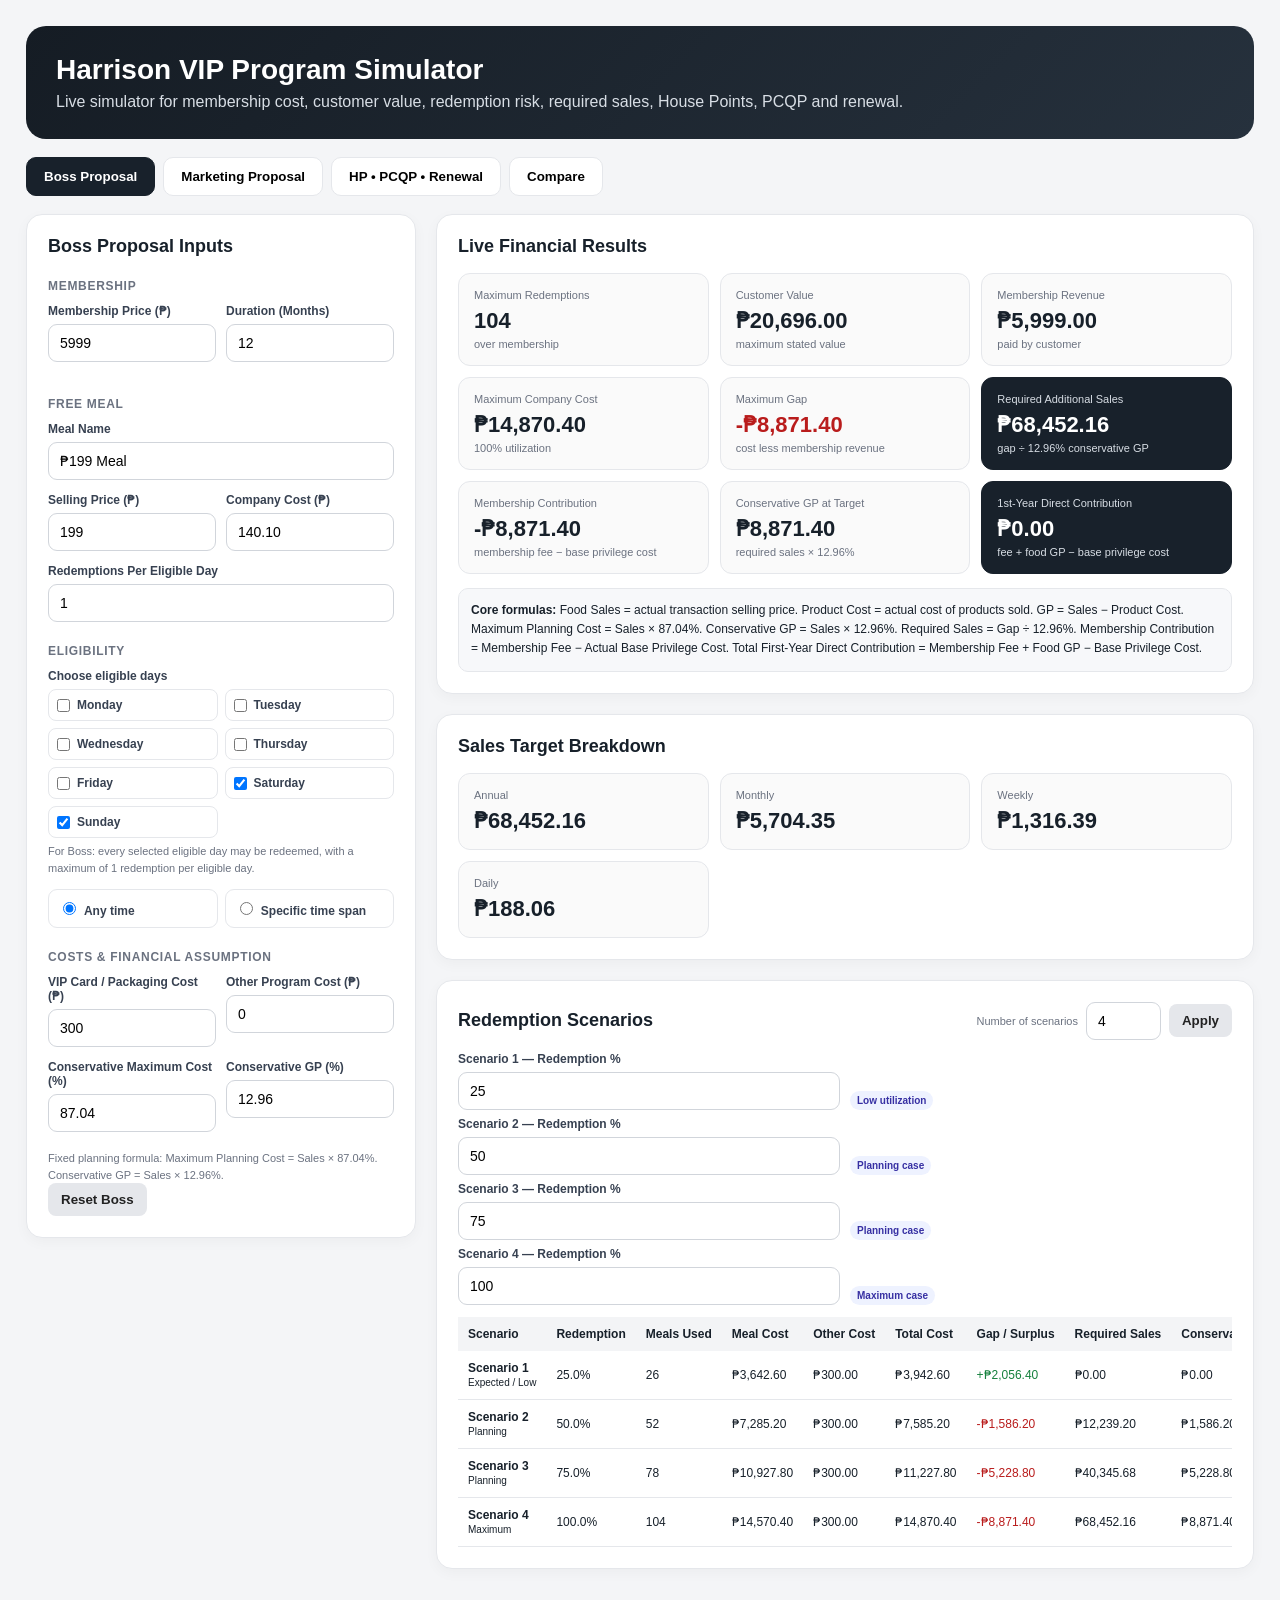
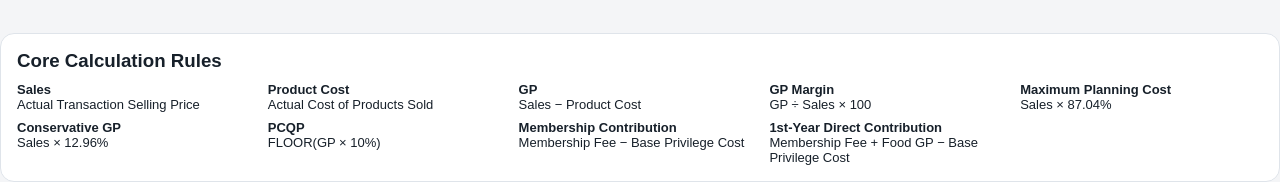
<file: index.html>
<!DOCTYPE html>
<html lang="en">
<head>
<meta charset="UTF-8">
<meta name="viewport" content="width=device-width, initial-scale=1.0">
<title>Harrison VIP Program Simulator</title>







<link rel="stylesheet" href="styles.css">
</head>
<body>
<div class="container">
<header>
  <h1>Harrison VIP Program Simulator</h1>
  <p>Live simulator for membership cost, customer value, redemption risk, required sales, House Points, PCQP and renewal.</p>
</header>

<div class="tabs">
  <button class="tab active" onclick="switchTab('boss',this)">Boss Proposal</button>
  <button class="tab" onclick="switchTab('marketing',this)">Marketing Proposal</button>
  <button class="tab" onclick="switchTab('loyalty',this)">HP • PCQP • Renewal</button>
  <button class="tab" onclick="switchTab('comparison',this)">Compare</button>
</div>

<!-- BOSS -->
<div id="boss" class="program active">
<div class="grid">
<div>
<div class="card">
<h2>Boss Proposal Inputs</h2>
<h3>Membership</h3>
<div class="two">
<div class="field"><label>Membership Price (₱)</label><input id="bossMembership" type="number" value="5999" oninput="calculate('boss')"></div>
<div class="field"><label>Duration (Months)</label><input id="bossDuration" type="number" value="12" min="1" oninput="calculate('boss')"></div>
</div>

<h3>Free Meal</h3>
<div class="field"><label>Meal Name</label><input id="bossMealName" type="text" value="₱199 Meal" oninput="calculate('boss')"></div>
<div class="two">
<div class="field"><label>Selling Price (₱)</label><input id="bossMealPrice" type="number" value="199" oninput="calculate('boss')"></div>
<div class="field"><label>Company Cost (₱)</label><input id="bossMealCost" type="number" value="140.10" step=".01" oninput="calculate('boss')"></div>
</div>
<div class="field"><label>Redemptions Per Eligible Day</label><input id="bossPerDay" type="number" value="1" min="1" max="1" step="1" readonly></div>

<h3>Eligibility</h3>
<div class="field"><label>Choose eligible days</label><div class="days" id="bossDays"></div><div class="help">For Boss: every selected eligible day may be redeemed, with a maximum of 1 redemption per eligible day.</div></div>
<div class="choice">
<label><input type="radio" name="bossTimeMode" value="any" checked onchange="calculate('boss')"> Any time</label>
<label><input type="radio" name="bossTimeMode" value="span" onchange="calculate('boss')"> Specific time span</label>
</div>
<div id="bossTimeFields" class="two" style="display:none;margin-top:9px">
<div class="field"><label>From</label><input id="bossTimeFrom" type="time" value="11:00" onchange="calculate('boss')"></div>
<div class="field"><label>To</label><input id="bossTimeTo" type="time" value="21:00" onchange="calculate('boss')"></div>
</div>

<h3>Costs & Financial Assumption</h3>
<div class="two">
<div class="field"><label>VIP Card / Packaging Cost (₱)</label><input id="bossCardCost" type="number" value="300" step=".01" oninput="calculate('boss')"></div>
<div class="field"><label>Other Program Cost (₱)</label><input id="bossOtherCost" type="number" value="0" step=".01" oninput="calculate('boss')"></div>
</div>
<div class="two">
<div class="field"><label>Conservative Maximum Cost (%)</label><input id="bossMaxCostRate" type="number" value="87.04" readonly></div>
<div class="field"><label>Conservative GP (%)</label><input id="bossGpRate" type="number" value="12.96" readonly></div>
</div>
<div class="help">Fixed planning formula: Maximum Planning Cost = Sales × 87.04%. Conservative GP = Sales × 12.96%.</div>
<button class="btn secondary" onclick="resetProgram('boss')">Reset Boss</button>
</div>
</div>

<div>
<div class="card"><h2>Live Financial Results</h2><div class="results-grid">
<div class="metric"><div class="label">Maximum Redemptions</div><div class="value" id="bossMaxMeals">0</div><div class="sub">over membership</div></div>
<div class="metric"><div class="label">Customer Value</div><div class="value" id="bossCustomerValue">₱0</div><div class="sub">maximum stated value</div></div>
<div class="metric"><div class="label">Membership Revenue</div><div class="value" id="bossRevenue">₱0</div><div class="sub">paid by customer</div></div>
<div class="metric"><div class="label">Maximum Company Cost</div><div class="value" id="bossMaxCost">₱0</div><div class="sub">100% utilization</div></div>
<div class="metric"><div class="label">Maximum Gap</div><div class="value negative" id="bossGap">₱0</div><div class="sub">cost less membership revenue</div></div>
<div class="metric highlight"><div class="label">Required Additional Sales</div><div class="value" id="bossRequiredSales">₱0</div><div class="sub">gap ÷ 12.96% conservative GP</div></div>
<div class="metric"><div class="label">Membership Contribution</div><div class="value" id="bossMembershipContribution">₱0</div><div class="sub">membership fee − base privilege cost</div></div>
<div class="metric"><div class="label">Conservative GP at Target</div><div class="value" id="bossTargetGP">₱0</div><div class="sub">required sales × 12.96%</div></div>
<div class="metric highlight"><div class="label">1st-Year Direct Contribution</div><div class="value" id="bossFirstYearContribution">₱0</div><div class="sub">fee + food GP − base privilege cost</div></div>
</div><div class="formula"><b>Core formulas:</b> Food Sales = actual transaction selling price. Product Cost = actual cost of products sold. GP = Sales − Product Cost. Maximum Planning Cost = Sales × 87.04%. Conservative GP = Sales × 12.96%. Required Sales = Gap ÷ 12.96%. Membership Contribution = Membership Fee − Actual Base Privilege Cost. Total First-Year Direct Contribution = Membership Fee + Food GP − Base Privilege Cost.</div></div>

<div class="card"><h2>Sales Target Breakdown</h2><div class="results-grid">
<div class="metric"><div class="label">Annual</div><div class="value" id="bossAnnualSales">₱0</div></div>
<div class="metric"><div class="label">Monthly</div><div class="value" id="bossMonthlySales">₱0</div></div>
<div class="metric"><div class="label">Weekly</div><div class="value" id="bossWeeklySales">₱0</div></div>
<div class="metric"><div class="label">Daily</div><div class="value" id="bossDailySales">₱0</div></div>
</div></div>

<div class="card"><div class="section-title"><h2>Redemption Scenarios</h2><div class="scenario-count"><span class="note">Number of scenarios</span><input id="bossScenarioCount" type="number" min="1" max="12" value="4" onchange="renderScenarioInputs('boss')"><button class="btn secondary" onclick="renderScenarioInputs('boss')">Apply</button></div></div>
<div id="bossScenarioInputs" style="margin:12px 0"></div>
<div class="table-wrap"><table><thead><tr><th>Scenario</th><th>Redemption</th><th>Meals Used</th><th>Meal Cost</th><th>Other Cost</th><th>Total Cost</th><th>Gap / Surplus</th><th>Required Sales</th><th>Conservative GP</th><th>1st-Year Direct Contribution</th></tr></thead><tbody id="bossScenarioTable"></tbody></table></div></div>
</div></div></div>

<!-- MARKETING -->
<div id="marketing" class="program">
<div class="grid">
<div>
<div class="card">
<h2>Marketing Proposal Inputs</h2>
<h3>Membership</h3>
<div class="two">
<div class="field"><label>Membership Price (₱)</label><input id="marketingMembership" type="number" value="5999" oninput="calculate('marketing')"></div>
<div class="field"><label>Duration (Months)</label><input id="marketingDuration" type="number" value="12" min="1" oninput="calculate('marketing')"></div>
</div>

<h3>Free Meal</h3>
<div class="field"><label>Meal Name</label><input id="marketingMealName" type="text" value="₱199 Meal" oninput="calculate('marketing')"></div>
<div class="two">
<div class="field"><label>Selling Price (₱)</label><input id="marketingMealPrice" type="number" value="199" oninput="calculate('marketing')"></div>
<div class="field"><label>Company Cost (₱)</label><input id="marketingMealCost" type="number" value="140.10" step=".01" oninput="calculate('marketing')"></div>
</div>
<div class="field"><label>Redemptions Per Eligible Day</label><input id="marketingPerDay" type="number" value="1" min="1" max="1" step="1" readonly></div>

<h3>Marketing Day Rule</h3>
<div class="field"><label>Choose the 2 eligible days</label><div class="days" id="marketingDays"></div><div class="help">Marketing logic: when two days are selected, the customer may redeem on <b>either one</b> of those days for that week — not both. This models “Saturday OR Sunday”.</div></div>
<div class="field"><label>Day Rule</label><select id="marketingDayRule" onchange="calculate('marketing')"><option value="either">Either selected day — 1 redemption per week</option></select></div>

<h3>Time Rule</h3>
<div class="choice">
<label><input type="radio" name="marketingTimeMode" value="any" checked onchange="toggleTime('marketing');calculate('marketing')"> Any time</label>
<label><input type="radio" name="marketingTimeMode" value="two" onchange="toggleTime('marketing');calculate('marketing')"> Two time spans</label>
</div>
<div id="marketingTimeFields" style="display:none;margin-top:9px">
<div class="two">
<div class="field"><label>Time Span 1 — From</label><input id="marketingTime1From" type="time" value="11:00" onchange="calculate('marketing')"></div>
<div class="field"><label>Time Span 1 — To</label><input id="marketingTime1To" type="time" value="14:00" onchange="calculate('marketing')"></div>
<div class="field"><label>Time Span 2 — From</label><input id="marketingTime2From" type="time" value="17:00" onchange="calculate('marketing')"></div>
<div class="field"><label>Time Span 2 — To</label><input id="marketingTime2To" type="time" value="21:00" onchange="calculate('marketing')"></div>
</div>
</div>

<h3>Birthday Reward</h3>
<div class="switchrow"><span>Enable Birthday Reward</span><label class="switch"><input id="marketingBirthdayEnabled" type="checkbox" checked onchange="calculate('marketing')"><span class="slider"></span></label></div>
<div class="two">
<div class="field"><label>Selling Value (₱)</label><input id="marketingBirthdayValue" type="number" value="229" oninput="calculate('marketing')"></div>
<div class="field"><label>Company Cost (₱)</label><input id="marketingBirthdayCost" type="number" value="186.52" step=".01" oninput="calculate('marketing')"></div>
</div>

<h3>Anniversary Reward</h3>
<div class="switchrow"><span>Enable Anniversary Reward</span><label class="switch"><input id="marketingAnniversaryEnabled" type="checkbox" checked onchange="calculate('marketing')"><span class="slider"></span></label></div>
<div class="two">
<div class="field"><label>Selling Value (₱)</label><input id="marketingAnniversaryValue" type="number" value="229" oninput="calculate('marketing')"></div>
<div class="field"><label>Company Cost (₱)</label><input id="marketingAnniversaryCost" type="number" value="186.52" step=".01" oninput="calculate('marketing')"></div>
</div>

<h3>Costs & Financial Assumption</h3>
<div class="two">
<div class="field"><label>VIP Card / Packaging Cost (₱)</label><input id="marketingCardCost" type="number" value="300" step=".01" oninput="calculate('marketing')"></div>
<div class="field"><label>Other Program Cost (₱)</label><input id="marketingOtherCost" type="number" value="0" step=".01" oninput="calculate('marketing')"></div>
</div>
<div class="two">
<div class="field"><label>Conservative Maximum Cost (%)</label><input id="marketingMaxCostRate" type="number" value="87.04" readonly></div>
<div class="field"><label>Conservative GP (%)</label><input id="marketingGpRate" type="number" value="12.96" readonly></div>
</div>
<div class="help">Fixed planning formula: Maximum Planning Cost = Sales × 87.04%. Conservative GP = Sales × 12.96%.</div>
<button class="btn secondary" onclick="resetProgram('marketing')">Reset Marketing</button>
</div>
</div>

<div>
<div class="card"><h2>Live Financial Results</h2><div class="results-grid">
<div class="metric"><div class="label">Maximum Redemptions</div><div class="value" id="marketingMaxMeals">0</div><div class="sub">meal rewards only</div></div>
<div class="metric"><div class="label">Customer Value</div><div class="value" id="marketingCustomerValue">₱0</div><div class="sub">meal + other reward value</div></div>
<div class="metric"><div class="label">Membership Revenue</div><div class="value" id="marketingRevenue">₱0</div><div class="sub">paid by customer</div></div>
<div class="metric"><div class="label">Maximum Company Cost</div><div class="value" id="marketingMaxCost">₱0</div><div class="sub">100% meal utilization + enabled rewards</div></div>
<div class="metric"><div class="label">Maximum Gap</div><div class="value negative" id="marketingGap">₱0</div><div class="sub">cost less membership revenue</div></div>
<div class="metric highlight"><div class="label">Required Additional Sales</div><div class="value" id="marketingRequiredSales">₱0</div><div class="sub">gap ÷ 12.96% conservative GP</div></div>
<div class="metric"><div class="label">Membership Contribution</div><div class="value" id="marketingMembershipContribution">₱0</div><div class="sub">membership fee − base privilege cost</div></div>
<div class="metric"><div class="label">Conservative GP at Target</div><div class="value" id="marketingTargetGP">₱0</div><div class="sub">required sales × 12.96%</div></div>
<div class="metric highlight"><div class="label">1st-Year Direct Contribution</div><div class="value" id="marketingFirstYearContribution">₱0</div><div class="sub">fee + food GP − base privilege cost</div></div>
</div><div class="formula">Marketing day logic is configurable: “Either selected day” = 1 meal/week; “Both selected days” = 2 meals/week. Time can be Any Time or two defined time spans. Financial planning uses the fixed 87.04% maximum-cost / 12.96% conservative-GP formulas.</div></div>

<div class="card"><h2>Sales Target Breakdown</h2><div class="results-grid">
<div class="metric"><div class="label">Annual</div><div class="value" id="marketingAnnualSales">₱0</div></div>
<div class="metric"><div class="label">Monthly</div><div class="value" id="marketingMonthlySales">₱0</div></div>
<div class="metric"><div class="label">Weekly</div><div class="value" id="marketingWeeklySales">₱0</div></div>
<div class="metric"><div class="label">Daily</div><div class="value" id="marketingDailySales">₱0</div></div>
</div></div>

<div class="card"><div class="section-title"><h2>Redemption Scenarios</h2><div class="scenario-count"><span class="note">Number of scenarios</span><input id="marketingScenarioCount" type="number" min="1" max="12" value="4" onchange="renderScenarioInputs('marketing')"><button class="btn secondary" onclick="renderScenarioInputs('marketing')">Apply</button></div></div>
<div id="marketingScenarioInputs" style="margin:12px 0"></div>
<div class="table-wrap"><table><thead><tr><th>Scenario</th><th>Redemption</th><th>Meals Used</th><th>Meal Cost</th><th>Other Rewards Cost</th><th>Card</th><th>Total Cost</th><th>Gap / Surplus</th><th>Required Sales</th><th>Conservative GP</th><th>1st-Year Direct Contribution</th></tr></thead><tbody id="marketingScenarioTable"></tbody></table></div></div>
</div></div></div>

<!-- LOYALTY -->
<div id="loyalty" class="program">
<div class="grid">
<div>
<div class="card">
<h2>House Points + PCQP</h2>
<div class="info">Everything in this section is connected. Paid customer sales drive the annual sales estimate, House Points and conservative GP. PCQP is then calculated from conservative GP. The same annualized spend is used for the renewal check and renewal discount.</div>

<h3>1. House Points Formula</h3>
<div class="two">
<div class="field"><label>Paid Spend Required for HP (₱)</label><input id="hpSpend" type="number" value="500" min="1" oninput="calculateLoyalty()"></div>
<div class="field"><label>House Points Earned</label><input id="hpPoints" type="number" value="5" min="0" step=".01" oninput="calculateLoyalty()"></div>
</div>
<div class="help">Example: ₱500 paid spend = 5 House Points. The system floors partial blocks.</div>

<h3>2. PCQP Formula</h3>
<div class="info">PCQP is based directly on Gross Profit, not on a separate spend block.</div>
<div class="two">
<div class="field"><label>Conservative GP Rate (%)</label><input id="pcqpGpRate" type="number" value="12.96" readonly></div>
<div class="field"><label>PCQP Rate (% of GP)</label><input id="pcqpRate" type="number" value="10" readonly></div>
</div>
<div class="help"><b>PCQP = FLOOR(Conservative GP × 10%)</b>. Conservative GP = Paid Sales × 12.96%.</div>

<h3>3. Sample Customer Spend</h3>
<div class="two">
<div class="field"><label>Enter Spend As</label>
<select id="sampleBasis" onchange="calculateLoyalty()">
<option value="day">Daily Sales</option>
<option value="week" selected>Weekly Sales</option>
<option value="month">Monthly Sales</option>
<option value="year">Annual Sales</option>
</select></div>
<div class="field"><label>Customer Paid Spend (₱)</label><input id="sampleSpend" type="number" value="500" min="0" oninput="calculateLoyalty()"></div>
</div>
<div class="loyalty-flow">
<div class="flow-box"><div class="flow-title">Daily</div><div class="flow-value" id="loyDailySales">₱0</div></div>
<div class="flow-box"><div class="flow-title">Weekly</div><div class="flow-value" id="loyWeeklySales">₱0</div></div>
<div class="flow-box"><div class="flow-title">Monthly</div><div class="flow-value" id="loyMonthlySales">₱0</div></div>
<div class="flow-box"><div class="flow-title">Annualized</div><div class="flow-value" id="loyAnnualSales">₱0</div></div>
</div>
<div class="help">Annualized planning uses 52 weeks / 12 months. Renewal uses the annualized amount, so changing the sample cadence automatically changes the renewal result.</div>

<h3>4. Target Sales → HP + PCQP</h3>
<div class="field"><label>Target Sales Source</label><select id="targetSource" onchange="syncTargetFromSource()">
<option value="boss">Boss Proposal — 100% scenario</option>
<option value="marketing">Marketing Proposal — 100% scenario</option>
<option value="custom">Custom / Edited Target</option>
</select></div>
<div class="two">
  <div class="field"><label>Target Sales (₱)</label><input id="targetSalesInput" type="number" value="10000" min="0" oninput="editTargetSales()"></div>
  <div class="field" style="display:flex;align-items:end"><button class="btn secondary" type="button" onclick="syncTargetFromSource()">↻ Sync to Selected Source</button></div>
</div>
<div class="help">Target Sales is the single driver. When it changes, the target Conservative GP, House Points and PCQP update immediately. Use “Sync” to pull the latest required sales from Boss or Marketing.</div>

<h3>Renewal Package Basis</h3>
<div class="field"><label>Base Privilege Package Used for Renewal</label><select id="renewalPackageBasis" onchange="calculateLoyalty()"><option value="boss">Boss Proposal</option><option value="marketing">Marketing Proposal</option></select></div>
<div class="help">This selection determines which first-year Base Privilege Cost is carried into the renewal calculation. It is independent of the Target Sales Source.</div>

<h3>5. Renewal Rules — Paid Renewal</h3>
<div class="info"><b>Renewal is not free.</b> Every member may renew by paying the renewal fee. The annual sales / HP / PCQP requirements determine whether they qualify for a renewal discount. If the requirements are not met, the member can still renew but pays the full renewal fee. Higher PCQP = higher accumulated conservative GP / paid spending = higher potential renewal discount.</div>
<div class="two">
<div class="field"><label>Base Renewal Fee (₱)</label><input id="renewFee" type="number" value="5999" min="0" oninput="calculateLoyalty()"></div>
<div class="field"><label>Minimum Annual Paid Sales (₱)</label><input id="renewSales" type="number" value="15000" min="0" oninput="calculateLoyalty()"></div>
</div>
<div class="info"><b>Automatic renewal thresholds.</b> Minimum House Points and Minimum PCQP are not manually entered. They are automatically calculated from the Minimum Annual Paid Sales using the current House Points and PCQP formulas. The minimum annual sales is the only spending threshold you edit.</div>
<div class="loyalty-flow" style="margin-top:12px">
<div class="flow-box"><div class="flow-title">Auto Minimum HP</div><div class="flow-value" id="renewHPDisplay">0</div></div>
<div class="flow-box"><div class="flow-title">Auto Minimum PCQP</div><div class="flow-value" id="renewPCQPDisplay">0</div></div>
</div>

<h3>Renewal Discount Tiers</h3>
<div class="help">Only the PCQP threshold and discount percentage are editable. The system automatically selects the highest tier reached by the customer's annualized PCQP. The renewal fee can never become negative. A member may always renew by paying the base fee; the tier only determines the discount.</div>
<div id="renewalTiers"></div>
<button class="btn secondary" onclick="addRenewalTier()">+ Add Discount Tier</button>

<div class="info" style="margin-top:14px">
  <b>Renewal economics:</b> the renewal uses the <b>same base privilege package</b> as the selected first-year proposal.
  The system carries that same Base Privilege Cost into Year 2, compares it with the Base Renewal Fee, and shows the
  renewal gap/surplus. The member can always renew by paying the fee. The <b>Minimum Annual Paid Sales</b> is the
  discount gateway, while <b>PCQP determines the discount tier</b>.
</div>

<div class="loyalty-flow" style="margin-top:12px">
  <div class="flow-box">
    <div class="flow-title">Same Base Privilege Cost</div>
    <div class="flow-value" id="renewBasePrivilegeCost">₱0</div>
  </div>
  <div class="flow-box">
    <div class="flow-title">Renewal Fee at 0% Discount</div>
    <div class="flow-value" id="renewFeeCoverage">₱0</div>
  </div>
  <div class="flow-box">
    <div class="flow-title">Renewal Gap / Surplus</div>
    <div class="flow-value" id="renewalGapEconomics">₱0</div>
  </div>
  <div class="flow-box">
    <div class="flow-title">Sales Needed to Cover Gap</div>
    <div class="flow-value" id="renewalSalesNeededEconomics">₱0</div>
  </div>
</div>

<div class="preview" style="margin-top:12px">
  <div class="bigline">
    <span>Maximum Discount Without Dropping Below Base Privilege Cost</span>
    <strong id="maxSafeRenewalDiscount">0%</strong>
  </div>
  <div class="bigline">
    <span>Discounted Renewal Fee at Highest Earned Tier</span>
    <strong id="renewalDiscountedFeeEconomics">₱0.00</strong>
  </div>
  <div class="bigline">
    <span>Coverage After Discount</span>
    <strong id="renewalCoverageAfterDiscount">₱0.00</strong>
  </div>
</div>

</div>
</div>

<div>
<div class="card"><h2>Live Loyalty Results</h2><div class="results-grid">
<div class="metric"><div class="label">Sample Annualized Sales</div><div class="value" id="loySampleSpend">₱0</div><div class="sub">used for renewal</div></div>
<div class="metric"><div class="label">Sample House Points</div><div class="value blue" id="loySampleHP">0</div><div class="sub">from annualized paid sales</div></div>
<div class="metric"><div class="label">Sample Conservative GP</div><div class="value" id="loySampleGP">₱0</div><div class="sub">annualized sales × 12.96%</div></div>
<div class="metric"><div class="label">Sample PCQP</div><div class="value blue" id="loySamplePCQP">0</div><div class="sub">from conservative GP</div></div>
<div class="metric"><div class="label">Target Sales</div><div class="value" id="loyTargetSales">₱0</div><div class="sub">single driver for target HP + PCQP</div></div>
<div class="metric"><div class="label">Conservative GP at Target</div><div class="value" id="loyTargetGP">₱0</div><div class="sub">target sales × 12.96%</div></div>
<div class="metric"><div class="label">Accumulated HP at Target</div><div class="value blue" id="loyTargetHP">0</div><div class="sub">if all target sales are paid spend</div></div>
<div class="metric"><div class="label">Accumulated PCQP at Target</div><div class="value blue" id="loyTargetPCQP">0</div><div class="sub">if all target sales are paid spend</div></div>
</div>
<div class="formula"><b>House Points</b> = FLOOR(Paid Sales ÷ HP Spend Threshold) × HP Rate.<br><b>Conservative GP</b> = Paid Sales × 12.96%.<br><b>PCQP</b> = FLOOR(Conservative GP × 10%).</div></div>

<div class="card"><h2>Renewal & Discount Check</h2>
<div class="renewal">
<div class="renew-card"><h4>Annual Sales</h4><p id="renewSalesResult">—</p></div>
<div class="renew-card"><h4>House Points</h4><p id="renewHPResult">—</p><small>automatic from minimum annual sales</small></div>
<div class="renew-card"><h4>PCQP</h4><p id="renewPCQPResult">—</p><small>automatic from minimum annual sales</small></div>
</div>
<div class="preview" style="margin-top:12px">
<div class="bigline"><span>Renewal Status</span><strong id="renewStatus">—</strong></div>
<div class="bigline"><span>Renewal Discount</span><strong id="renewDiscount">—</strong></div>
<div class="bigline"><span>Base Renewal Fee</span><span id="renewBaseFee">—</span></div>
<div class="bigline"><span>Discount Amount</span><span id="renewDiscountAmount">—</span></div>
<div class="bigline"><span>Final Renewal Fee</span><strong id="renewFinalFee">—</strong></div>
<div class="bigline"><span>Reason</span><span id="renewReason">—</span></div>
</div>
</div>

<div class="card"><h2>Minimum Annual Sales → Automatic HP + PCQP</h2>
<div class="info">The minimum annual sales requirement is now connected to both reward systems. Change the minimum annual sales and the required HP/PCQP update automatically.</div>
<div class="loyalty-flow">
<div class="flow-box"><div class="flow-title">Minimum Annual Sales</div><div class="flow-value" id="renewMinSalesAuto">₱0</div></div>
<div class="flow-box"><div class="flow-title">Conservative GP</div><div class="flow-value" id="renewMinGPAuto">₱0</div></div>
<div class="flow-box"><div class="flow-title">HP Generated</div><div class="flow-value" id="renewMinHPAuto">0</div></div>
<div class="flow-box"><div class="flow-title">PCQP Generated</div><div class="flow-value" id="renewMinPCQPAuto">0</div></div>
</div>
</div>

<div class="card"><h2>Example: Target Sales → Loyalty Accumulation</h2>
<div class="table-wrap"><table><thead><tr><th>Sales Level</th><th>Paid Sales</th><th>Conservative GP</th><th>House Points</th><th>PCQP</th></tr></thead><tbody id="loyaltyTargetTable"></tbody></table></div>
</div>
</div></div></div>

<!-- COMPARISON -->
<div id="comparison" class="program">
<div class="card"><h2>Boss vs Marketing</h2><div class="info">This comparison uses the live inputs from both proposals. Change any input and the comparison updates.</div>
<div class="table-wrap"><table><thead><tr><th>Metric</th><th>Boss</th><th>Marketing</th></tr></thead><tbody>
<tr><td>Membership Price</td><td id="cMembershipBoss"></td><td id="cMembershipMarketing"></td></tr>
<tr><td>Duration</td><td id="cDurationBoss"></td><td id="cDurationMarketing"></td></tr>
<tr><td>Maximum Meal Redemptions</td><td id="cMealsBoss"></td><td id="cMealsMarketing"></td></tr>
<tr><td>Customer Value</td><td id="cValueBoss"></td><td id="cValueMarketing"></td></tr>
<tr><td>Maximum Company Cost</td><td id="cCostBoss"></td><td id="cCostMarketing"></td></tr>
<tr><td>Maximum Gap</td><td id="cGapBoss"></td><td id="cGapMarketing"></td></tr>
<tr><td>Required Additional Sales</td><td id="cSalesBoss"></td><td id="cSalesMarketing"></td></tr>
<tr><td>Customer Value / Price</td><td id="cRatioBoss"></td><td id="cRatioMarketing"></td></tr>
</tbody></table></div></div>
<div class="card"><h2>Quick Interpretation</h2><div class="results-grid">
<div class="metric"><div class="label">Higher Customer Value</div><div class="value" id="higherValue">—</div></div>
<div class="metric"><div class="label">Lower Maximum Cost</div><div class="value" id="lowerCost">—</div></div>
<div class="metric"><div class="label">Lower Required Sales</div><div class="value" id="lowerSales">—</div></div>
</div></div>
</div>
</div>



<div class="formula-reference" style="margin-top:18px;padding:16px;border:1px solid #dfe4ea;border-radius:14px;background:#fff">
<h3 style="margin:0 0 10px">Core Calculation Rules</h3>
<div style="display:grid;grid-template-columns:repeat(auto-fit,minmax(220px,1fr));gap:8px;font-size:13px">
<div><b>Sales</b><br>Actual Transaction Selling Price</div>
<div><b>Product Cost</b><br>Actual Cost of Products Sold</div>
<div><b>GP</b><br>Sales − Product Cost</div>
<div><b>GP Margin</b><br>GP ÷ Sales × 100</div>
<div><b>Maximum Planning Cost</b><br>Sales × 87.04%</div>
<div><b>Conservative GP</b><br>Sales × 12.96%</div>
<div><b>PCQP</b><br>FLOOR(GP × 10%)</div>
<div><b>Membership Contribution</b><br>Membership Fee − Base Privilege Cost</div>
<div><b>1st-Year Direct Contribution</b><br>Membership Fee + Food GP − Base Privilege Cost</div>
</div></div>

<script src="app.js" defer></script>
</body>
</html>
</file>
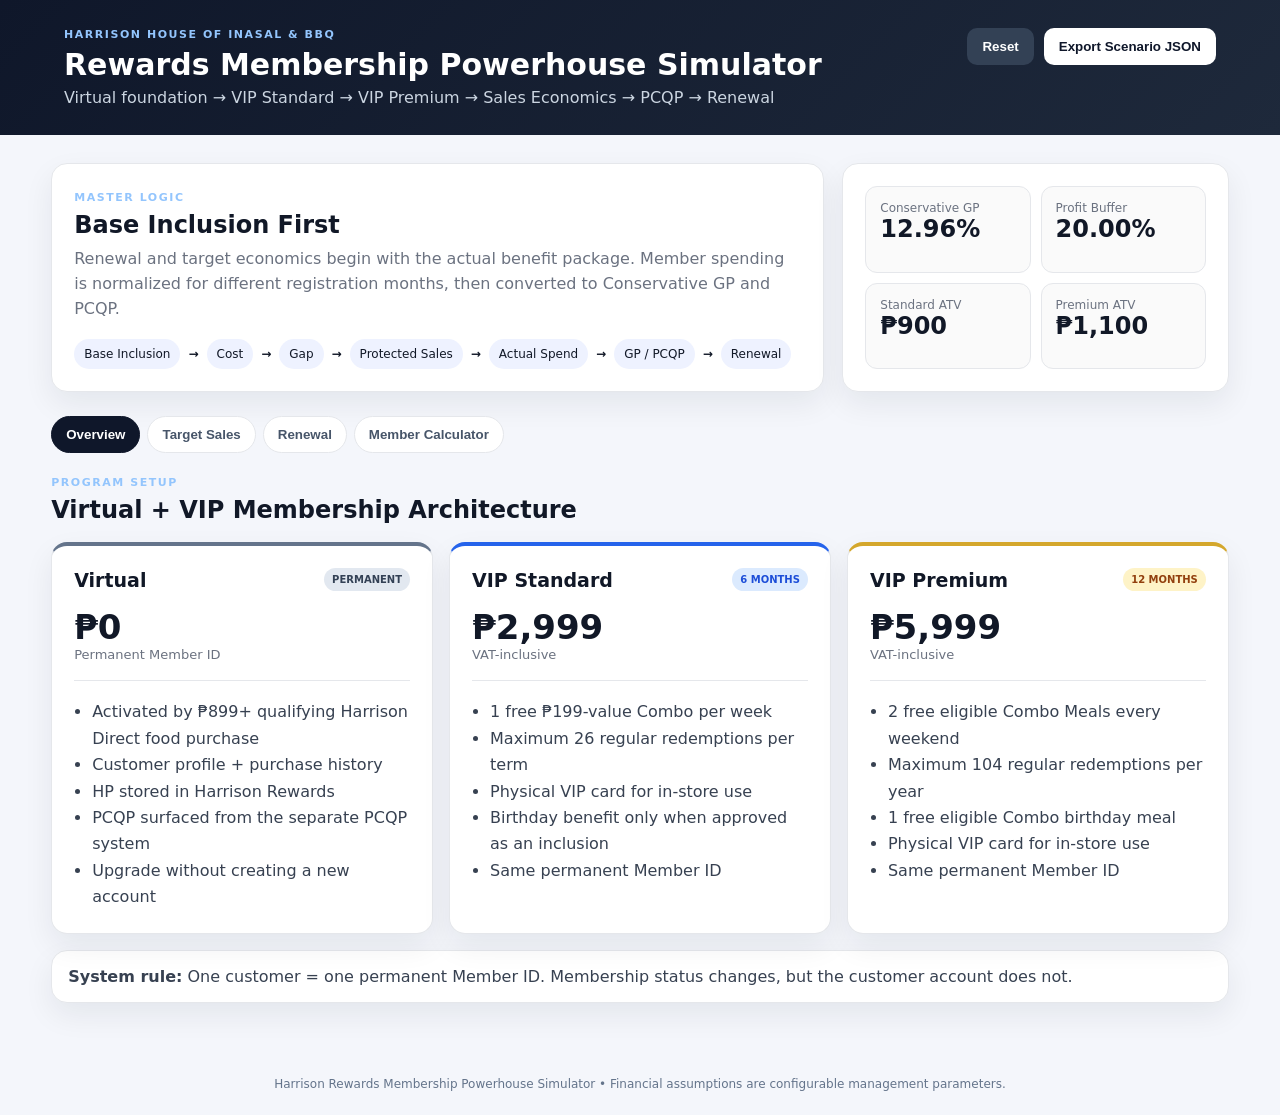
<file: .github/workflows/index.html>
<!doctype html>
<html lang="en">
<head>
  <meta charset="utf-8" />
  <meta name="viewport" content="width=device-width, initial-scale=1" />
  <title>Harrison Rewards Powerhouse Simulator</title>
  <link rel="stylesheet" href="styles.css" />
</head>
<body>
  <header class="topbar">
    <div>
      <div class="eyebrow">HARRISON HOUSE OF INASAL & BBQ</div>
      <h1>Rewards Membership Powerhouse Simulator</h1>
      <p>Virtual foundation → VIP Standard → VIP Premium → Sales Economics → PCQP → Renewal</p>
    </div>
    <div class="top-actions">
      <button class="btn secondary" id="resetBtn">Reset</button>
      <button class="btn primary" id="exportBtn">Export Scenario JSON</button>
    </div>
  </header>

  <main class="container">
    <section class="hero-grid">
      <div class="hero-card">
        <span class="tag">MASTER LOGIC</span>
        <h2>Base Inclusion First</h2>
        <p>Renewal and target economics begin with the actual benefit package. Member spending is normalized for different registration months, then converted to Conservative GP and PCQP.</p>
        <div class="flow">
          <span>Base Inclusion</span><b>→</b><span>Cost</span><b>→</b><span>Gap</span><b>→</b><span>Protected Sales</span><b>→</b><span>Actual Spend</span><b>→</b><span>GP / PCQP</span><b>→</b><span>Renewal</span>
        </div>
      </div>
      <div class="hero-card compact">
        <div class="mini-kpi"><span>Conservative GP</span><strong id="gpRateLabel">12.96%</strong></div>
        <div class="mini-kpi"><span>Profit Buffer</span><strong id="bufferLabel">20%</strong></div>
        <div class="mini-kpi"><span>Standard ATV</span><strong>₱900</strong></div>
        <div class="mini-kpi"><span>Premium ATV</span><strong>₱1,100</strong></div>
      </div>
    </section>

    <nav class="tabs" aria-label="Simulator sections">
      <button class="tab active" data-tab="overview">Overview</button>
      <button class="tab" data-tab="target">Target Sales</button>
      <button class="tab" data-tab="renewal">Renewal</button>
      <button class="tab" data-tab="member">Member Calculator</button>
    </nav>

    <section id="overview" class="tab-panel active">
      <div class="section-head">
        <div><span class="tag">PROGRAM SETUP</span><h2>Virtual + VIP Membership Architecture</h2></div>
      </div>
      <div class="tier-grid">
        <article class="tier-card virtual">
          <div class="tier-top"><span class="tier-name">Virtual</span><span class="pill">PERMANENT</span></div>
          <div class="price">₱0</div>
          <div class="muted">Permanent Member ID</div>
          <div class="divider"></div>
          <ul><li>Activated by ₱899+ qualifying Harrison Direct food purchase</li><li>Customer profile + purchase history</li><li>HP stored in Harrison Rewards</li><li>PCQP surfaced from the separate PCQP system</li><li>Upgrade without creating a new account</li></ul>
        </article>
        <article class="tier-card standard">
          <div class="tier-top"><span class="tier-name">VIP Standard</span><span class="pill blue">6 MONTHS</span></div>
          <div class="price">₱2,999</div><div class="muted">VAT-inclusive</div>
          <div class="divider"></div>
          <ul><li>1 free ₱199-value Combo per week</li><li>Maximum 26 regular redemptions per term</li><li>Physical VIP card for in-store use</li><li>Birthday benefit only when approved as an inclusion</li><li>Same permanent Member ID</li></ul>
        </article>
        <article class="tier-card premium">
          <div class="tier-top"><span class="tier-name">VIP Premium</span><span class="pill gold">12 MONTHS</span></div>
          <div class="price">₱5,999</div><div class="muted">VAT-inclusive</div>
          <div class="divider"></div>
          <ul><li>2 free eligible Combo Meals every weekend</li><li>Maximum 104 regular redemptions per year</li><li>1 free eligible Combo birthday meal</li><li>Physical VIP card for in-store use</li><li>Same permanent Member ID</li></ul>
        </article>
      </div>
      <div class="note"><strong>System rule:</strong> One customer = one permanent Member ID. Membership status changes, but the customer account does not.</div>
    </section>

    <section id="target" class="tab-panel">
      <div class="section-head">
        <div><span class="tag">TARGET ENGINE</span><h2>Membership Sales Target Simulator</h2></div>
        <div class="toolbar"><label>Tier <select id="targetTier"><option value="standard">VIP Standard</option><option value="premium">VIP Premium</option></select></label></div>
      </div>
      <div class="controls-card">
        <div class="field"><label>Membership fee, VAT inclusive</label><input id="targetFee" type="number" step="1" /></div>
        <div class="field"><label>Duration, months</label><input id="targetDuration" type="number" step="1" /></div>
        <div class="field"><label>Program cost scenario</label><select id="targetScenario"><option value="100">100% Maximum</option><option value="75">75% High</option><option value="50">50% Moderate</option><option value="25">25% Low</option></select></div>
        <div class="field"><label>Base inclusion meals in full term</label><input id="targetMeals" type="number" step="1" /></div>
        <div class="field"><label>Meal production cost</label><input id="targetMealCost" type="number" step="0.01" value="186.52" /></div>
        <div class="field"><label>Fixed program cost</label><input id="targetFixed" type="number" step="0.01" /></div>
        <div class="field"><label>Birthday meals included</label><input id="targetBirthdayMeals" type="number" step="1" /></div>
        <div class="field"><label>Conservative GP %</label><input id="targetGpRate" type="number" step="0.01" value="12.96" /></div>
        <div class="field"><label>Profit buffer %</label><input id="targetBuffer" type="number" step="1" value="20" /></div>
        <div class="field"><label>Paid transactions / week</label><input id="targetTxWeek" type="number" step="1" /></div>
        <div class="field"><label>Target ATV</label><input id="targetAtv" type="number" step="1" /></div>
        <div class="field"><label>Checkpoint months</label><input id="targetCheckpoint" type="number" step="1" /></div>
      </div>
      <div class="results-grid" id="targetResults"></div>
      <div class="formula-card">
        <h3>Formula chain</h3>
        <pre id="formulaOutput"></pre>
      </div>
    </section>

    <section id="renewal" class="tab-panel">
      <div class="section-head">
        <div><span class="tag">RENEWAL ENGINE</span><h2>Program-Level Renewal Fee + Member-Level Discount</h2></div>
      </div>
      <div class="renew-grid">
        <div class="controls-card">
          <h3>Population economics</h3>
          <div class="field"><label>Tier</label><select id="renewTier"><option value="standard">VIP Standard</option><option value="premium">VIP Premium</option></select></div>
          <div class="field"><label>Total qualified paid sales</label><input id="renewSales" type="number" value="0" /></div>
          <div class="field"><label>Total active member-months</label><input id="renewMemberMonths" type="number" value="1" /></div>
          <div class="field"><label>Actual benefit production cost</label><input id="renewBenefitCost" type="number" value="0" /></div>
          <div class="field"><label>Eligible member-terms</label><input id="renewTerms" type="number" value="1" /></div>
          <div class="field"><label>Recovery rate %</label><input id="renewRecovery" type="number" value="80" /></div>
          <div class="field"><label>Minimum renewal fee</label><input id="renewMinFee" type="number" value="0" /></div>
        </div>
        <div class="controls-card">
          <h3>Performance bands</h3>
          <div class="band-row"><input id="b1" type="number" value="0" /><label>Low / floor</label><input id="d1" type="number" value="0" /><span>% discount</span></div>
          <div class="band-row"><input id="b2" type="number" value="100" /><label>Developing</label><input id="d2" type="number" value="5" /><span>% discount</span></div>
          <div class="band-row"><input id="b3" type="number" value="200" /><label>Active</label><input id="d3" type="number" value="10" /><span>% discount</span></div>
          <div class="band-row"><input id="b4" type="number" value="300" /><label>Strong</label><input id="d4" type="number" value="15" /><span>% discount</span></div>
          <div class="band-row"><input id="b5" type="number" value="500" /><label>Top</label><input id="d5" type="number" value="20" /><span>% discount</span></div>
          <div class="hint">Thresholds are configurable. PCQP remains sourced from the external PCQP system.</div>
        </div>
      </div>
      <div class="results-grid" id="renewResults"></div>
      <div class="formula-card"><h3>Renewal formula</h3><pre id="renewFormulaOutput"></pre></div>
    </section>

    <section id="member" class="tab-panel">
      <div class="section-head"><div><span class="tag">INDIVIDUAL MEMBER</span><h2>Member Performance Calculator</h2></div></div>
      <div class="controls-card member-controls">
        <div class="field"><label>Tier</label><select id="memberTier"><option value="standard">VIP Standard</option><option value="premium">VIP Premium</option></select></div>
        <div class="field"><label>Qualified paid sales</label><input id="memberSales" type="number" value="30000" /></div>
        <div class="field"><label>Active months</label><input id="memberMonths" type="number" value="6" /></div>
        <div class="field"><label>PCQP from external system (optional)</label><input id="memberPcqp" type="number" value="388" /></div>
      </div>
      <div class="results-grid" id="memberResults"></div>
      <div class="note"><strong>Interpretation:</strong> Member spending is normalized by active months so members who registered in different months can be compared fairly. The PCQP value shown here can be the value returned by the separate PCQP system.</div>
    </section>
  </main>
  <footer class="footer">Harrison Rewards Membership Powerhouse Simulator • Financial assumptions are configurable management parameters.</footer>
  <script src="app.js"></script>
</body>
</html>
</file>
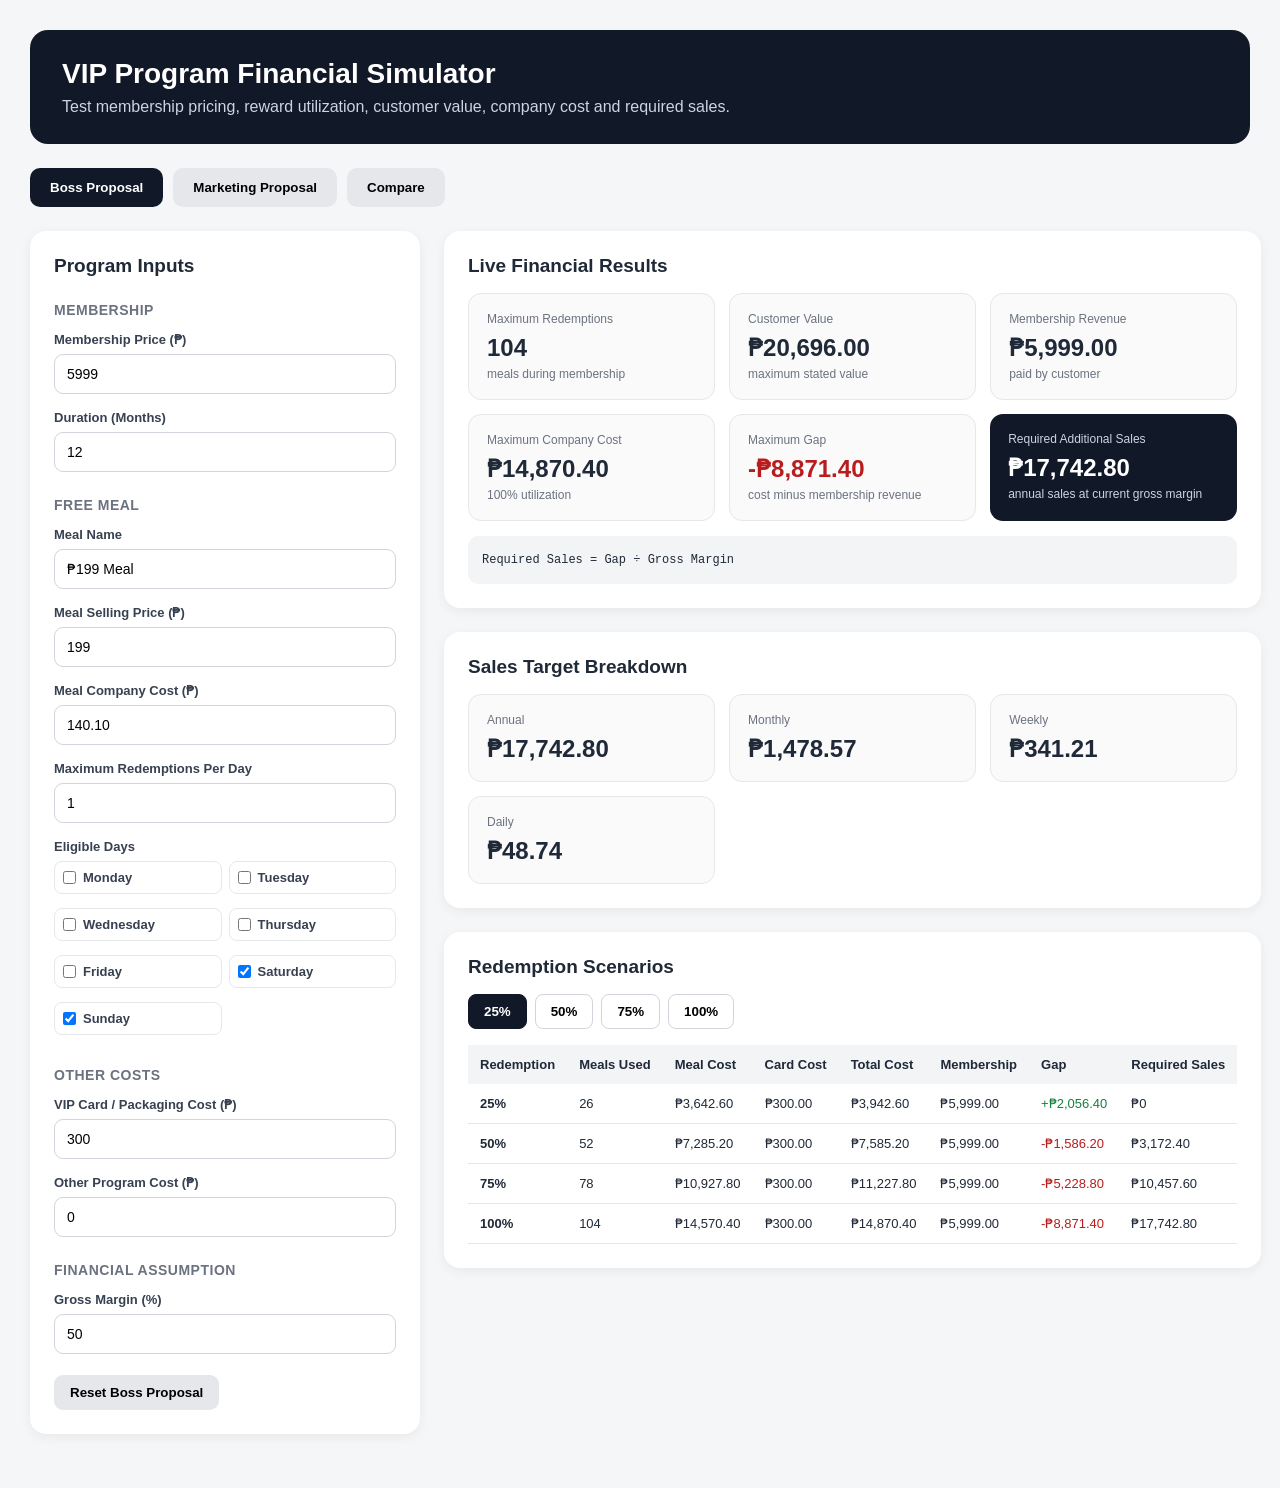
<file: marketing system.html>
<!DOCTYPE html>
<html lang="en">
<head>
<meta charset="UTF-8">
<meta name="viewport" content="width=device-width, initial-scale=1.0">
<title>VIP Program Financial Simulator</title>

<style>
    * {
        box-sizing: border-box;
    }

    body {
        margin: 0;
        font-family: Arial, Helvetica, sans-serif;
        background: #f5f6f8;
        color: #1f2937;
    }

    .container {
        max-width: 1500px;
        margin: auto;
        padding: 30px;
    }

    header {
        background: #111827;
        color: white;
        border-radius: 18px;
        padding: 28px 32px;
        margin-bottom: 24px;
    }

    header h1 {
        margin: 0 0 8px;
        font-size: 28px;
    }

    header p {
        margin: 0;
        color: #cbd5e1;
    }

    .tabs {
        display: flex;
        gap: 10px;
        margin-bottom: 24px;
    }

    .tab {
        border: 0;
        padding: 12px 20px;
        border-radius: 10px;
        cursor: pointer;
        background: #e5e7eb;
        font-weight: 700;
    }

    .tab.active {
        background: #111827;
        color: white;
    }

    .program {
        display: none;
    }

    .program.active {
        display: block;
    }

    .grid {
        display: grid;
        grid-template-columns: 390px 1fr;
        gap: 24px;
    }

    .card {
        background: white;
        border-radius: 16px;
        padding: 24px;
        box-shadow: 0 3px 12px rgba(0,0,0,0.06);
        margin-bottom: 24px;
    }

    .card h2 {
        margin-top: 0;
        font-size: 19px;
    }

    .card h3 {
        font-size: 14px;
        text-transform: uppercase;
        letter-spacing: .5px;
        color: #6b7280;
        margin-top: 25px;
    }

    .field {
        margin-bottom: 16px;
    }

    label {
        display: block;
        font-size: 13px;
        font-weight: 700;
        margin-bottom: 7px;
        color: #374151;
    }

    input[type="number"],
    input[type="text"],
    select {
        width: 100%;
        padding: 11px 12px;
        border: 1px solid #d1d5db;
        border-radius: 9px;
        font-size: 14px;
        outline: none;
    }

    input:focus,
    select:focus {
        border-color: #111827;
    }

    .days {
        display: grid;
        grid-template-columns: repeat(2, 1fr);
        gap: 7px;
    }

    .day {
        display: flex;
        align-items: center;
        gap: 7px;
        border: 1px solid #e5e7eb;
        border-radius: 8px;
        padding: 8px;
        font-size: 13px;
    }

    .day input {
        margin: 0;
    }

    .switch-row {
        display: flex;
        justify-content: space-between;
        align-items: center;
        padding: 10px 0;
    }

    .switch {
        position: relative;
        width: 44px;
        height: 24px;
    }

    .switch input {
        opacity: 0;
        width: 0;
        height: 0;
    }

    .slider {
        position: absolute;
        inset: 0;
        background: #d1d5db;
        border-radius: 20px;
        cursor: pointer;
        transition: .2s;
    }

    .slider:before {
        content: "";
        position: absolute;
        width: 18px;
        height: 18px;
        left: 3px;
        top: 3px;
        background: white;
        border-radius: 50%;
        transition: .2s;
    }

    .switch input:checked + .slider {
        background: #111827;
    }

    .switch input:checked + .slider:before {
        transform: translateX(20px);
    }

    .results-grid {
        display: grid;
        grid-template-columns: repeat(3, 1fr);
        gap: 14px;
    }

    .metric {
        border: 1px solid #e5e7eb;
        border-radius: 13px;
        padding: 18px;
        background: #fafafa;
    }

    .metric .label {
        font-size: 12px;
        color: #6b7280;
        margin-bottom: 8px;
    }

    .metric .value {
        font-size: 24px;
        font-weight: 800;
    }

    .metric .sub {
        margin-top: 5px;
        font-size: 12px;
        color: #6b7280;
    }

    .highlight {
        background: #111827;
        color: white;
        border: none;
    }

    .highlight .label,
    .highlight .sub {
        color: #cbd5e1;
    }

    .positive {
        color: #15803d;
    }

    .negative {
        color: #b91c1c;
    }

    .table-wrapper {
        overflow-x: auto;
    }

    table {
        width: 100%;
        border-collapse: collapse;
        font-size: 13px;
    }

    th {
        text-align: left;
        padding: 12px;
        background: #f3f4f6;
        white-space: nowrap;
    }

    td {
        padding: 12px;
        border-bottom: 1px solid #e5e7eb;
        white-space: nowrap;
    }

    .scenario-buttons {
        display: flex;
        gap: 8px;
        margin-bottom: 16px;
        flex-wrap: wrap;
    }

    .scenario-btn {
        border: 1px solid #d1d5db;
        background: white;
        padding: 9px 15px;
        border-radius: 8px;
        cursor: pointer;
        font-weight: 700;
    }

    .scenario-btn.active {
        background: #111827;
        color: white;
        border-color: #111827;
    }

    .formula {
        background: #f3f4f6;
        padding: 14px;
        border-radius: 10px;
        font-family: monospace;
        font-size: 12px;
        line-height: 1.7;
        margin-top: 15px;
    }

    .comparison {
        margin-top: 25px;
    }

    .comparison td:nth-child(n+2),
    .comparison th:nth-child(n+2) {
        text-align: right;
    }

    .reset {
        border: 0;
        background: #e5e7eb;
        padding: 10px 16px;
        border-radius: 9px;
        cursor: pointer;
        font-weight: 700;
        margin-top: 5px;
    }

    .info {
        background: #f0f9ff;
        border: 1px solid #bae6fd;
        padding: 14px;
        border-radius: 10px;
        font-size: 13px;
        line-height: 1.6;
    }

    @media(max-width: 1000px) {
        .grid {
            grid-template-columns: 1fr;
        }

        .results-grid {
            grid-template-columns: repeat(2, 1fr);
        }
    }

    @media(max-width: 600px) {
        .container {
            padding: 15px;
        }

        .results-grid {
            grid-template-columns: 1fr;
        }
    }
</style>
</head>

<body>

<div class="container">

<header>
    <h1>VIP Program Financial Simulator</h1>
    <p>Test membership pricing, reward utilization, customer value, company cost and required sales.</p>
</header>

<div class="tabs">
    <button class="tab active" onclick="switchTab('boss', this)">
        Boss Proposal
    </button>

    <button class="tab" onclick="switchTab('marketing', this)">
        Marketing Proposal
    </button>

    <button class="tab" onclick="switchTab('comparison', this)">
        Compare
    </button>
</div>


<!-- ========================================================= -->
<!-- BOSS -->
<!-- ========================================================= -->

<div id="boss" class="program active">

<div class="grid">

<!-- INPUTS -->
<div>

<div class="card">

<h2>Program Inputs</h2>

<h3>Membership</h3>

<div class="field">
<label>Membership Price (₱)</label>
<input type="number" id="bossMembership" value="5999" oninput="calculate('boss')">
</div>

<div class="field">
<label>Duration (Months)</label>
<input type="number" id="bossDuration" value="12" min="1" oninput="calculate('boss')">
</div>


<h3>Free Meal</h3>

<div class="field">
<label>Meal Name</label>
<input type="text" id="bossMealName" value="₱199 Meal" oninput="calculate('boss')">
</div>

<div class="field">
<label>Meal Selling Price (₱)</label>
<input type="number" id="bossMealPrice" value="199" oninput="calculate('boss')">
</div>

<div class="field">
<label>Meal Company Cost (₱)</label>
<input type="number" id="bossMealCost" value="140.10" step="0.01" oninput="calculate('boss')">
</div>

<div class="field">
<label>Maximum Redemptions Per Day</label>
<input type="number" id="bossPerDay" value="1" min="1" oninput="calculate('boss')">
</div>

<label>Eligible Days</label>

<div class="days">

<label class="day">
<input type="checkbox" class="boss-day" value="Monday" onchange="calculate('boss')">
Monday
</label>

<label class="day">
<input type="checkbox" class="boss-day" value="Tuesday" onchange="calculate('boss')">
Tuesday
</label>

<label class="day">
<input type="checkbox" class="boss-day" value="Wednesday" onchange="calculate('boss')">
Wednesday
</label>

<label class="day">
<input type="checkbox" class="boss-day" value="Thursday" onchange="calculate('boss')">
Thursday
</label>

<label class="day">
<input type="checkbox" class="boss-day" value="Friday" onchange="calculate('boss')">
Friday
</label>

<label class="day">
<input type="checkbox" class="boss-day" value="Saturday" checked onchange="calculate('boss')">
Saturday
</label>

<label class="day">
<input type="checkbox" class="boss-day" value="Sunday" checked onchange="calculate('boss')">
Sunday
</label>

</div>


<h3>Other Costs</h3>

<div class="field">
<label>VIP Card / Packaging Cost (₱)</label>
<input type="number" id="bossCardCost" value="300" step="0.01" oninput="calculate('boss')">
</div>

<div class="field">
<label>Other Program Cost (₱)</label>
<input type="number" id="bossOtherCost" value="0" step="0.01" oninput="calculate('boss')">
</div>


<h3>Financial Assumption</h3>

<div class="field">
<label>Gross Margin (%)</label>
<input type="number" id="bossMargin" value="50" min="0" max="100" step="0.1" oninput="calculate('boss')">
</div>

<button class="reset" onclick="resetProgram('boss')">
Reset Boss Proposal
</button>

</div>

</div>


<!-- RESULTS -->

<div>

<div class="card">

<h2>Live Financial Results</h2>

<div class="results-grid">

<div class="metric">
<div class="label">Maximum Redemptions</div>
<div class="value" id="bossMaxMeals">0</div>
<div class="sub">meals during membership</div>
</div>

<div class="metric">
<div class="label">Customer Value</div>
<div class="value" id="bossCustomerValue">₱0</div>
<div class="sub">maximum stated value</div>
</div>

<div class="metric">
<div class="label">Membership Revenue</div>
<div class="value" id="bossRevenue">₱0</div>
<div class="sub">paid by customer</div>
</div>

<div class="metric">
<div class="label">Maximum Company Cost</div>
<div class="value" id="bossMaxCost">₱0</div>
<div class="sub">100% utilization</div>
</div>

<div class="metric">
<div class="label">Maximum Gap</div>
<div class="value negative" id="bossGap">₱0</div>
<div class="sub">cost minus membership revenue</div>
</div>

<div class="metric highlight">
<div class="label">Required Additional Sales</div>
<div class="value" id="bossRequiredSales">₱0</div>
<div class="sub">annual sales at current gross margin</div>
</div>

</div>

<div class="formula">
Required Sales = Gap ÷ Gross Margin
</div>

</div>


<div class="card">

<h2>Sales Target Breakdown</h2>

<div class="results-grid">

<div class="metric">
<div class="label">Annual</div>
<div class="value" id="bossAnnualSales">₱0</div>
</div>

<div class="metric">
<div class="label">Monthly</div>
<div class="value" id="bossMonthlySales">₱0</div>
</div>

<div class="metric">
<div class="label">Weekly</div>
<div class="value" id="bossWeeklySales">₱0</div>
</div>

<div class="metric">
<div class="label">Daily</div>
<div class="value" id="bossDailySales">₱0</div>
</div>

</div>

</div>


<div class="card">

<h2>Redemption Scenarios</h2>

<div class="scenario-buttons">

<button class="scenario-btn active" onclick="showScenario('boss',25,this)">
25%
</button>

<button class="scenario-btn" onclick="showScenario('boss',50,this)">
50%
</button>

<button class="scenario-btn" onclick="showScenario('boss',75,this)">
75%
</button>

<button class="scenario-btn" onclick="showScenario('boss',100,this)">
100%
</button>

</div>

<div class="table-wrapper">

<table>

<thead>
<tr>
<th>Redemption</th>
<th>Meals Used</th>
<th>Meal Cost</th>
<th>Card Cost</th>
<th>Total Cost</th>
<th>Membership</th>
<th>Gap</th>
<th>Required Sales</th>
</tr>
</thead>

<tbody id="bossScenarioTable"></tbody>

</table>

</div>

</div>

</div>

</div>

</div>


<!-- ========================================================= -->
<!-- MARKETING -->
<!-- ========================================================= -->

<div id="marketing" class="program">

<div class="grid">

<div>

<div class="card">

<h2>Program Inputs</h2>

<h3>Membership</h3>

<div class="field">
<label>Membership Price (₱)</label>
<input type="number" id="marketingMembership" value="5999" oninput="calculate('marketing')">
</div>

<div class="field">
<label>Duration (Months)</label>
<input type="number" id="marketingDuration" value="12" min="1" oninput="calculate('marketing')">
</div>


<h3>Free Meal</h3>

<div class="field">
<label>Meal Name</label>
<input type="text" value="₱199 Meal">
</div>

<div class="field">
<label>Meal Selling Price (₱)</label>
<input type="number" id="marketingMealPrice" value="199" oninput="calculate('marketing')">
</div>

<div class="field">
<label>Meal Company Cost (₱)</label>
<input type="number" id="marketingMealCost" value="140.10" step="0.01" oninput="calculate('marketing')">
</div>

<div class="field">
<label>Maximum Redemptions Per Day</label>
<input type="number" id="marketingPerDay" value="1" min="1" oninput="calculate('marketing')">
</div>

<label>Eligible Days</label>

<div class="days">

<label class="day">
<input type="checkbox" class="marketing-day" value="Monday" onchange="calculate('marketing')">
Monday
</label>

<label class="day">
<input type="checkbox" class="marketing-day" value="Tuesday" onchange="calculate('marketing')">
Tuesday
</label>

<label class="day">
<input type="checkbox" class="marketing-day" value="Wednesday" onchange="calculate('marketing')">
Wednesday
</label>

<label class="day">
<input type="checkbox" class="marketing-day" value="Thursday" onchange="calculate('marketing')">
Thursday
</label>

<label class="day">
<input type="checkbox" class="marketing-day" value="Friday" onchange="calculate('marketing')">
Friday
</label>

<label class="day">
<input type="checkbox" class="marketing-day" value="Saturday" checked onchange="calculate('marketing')">
Saturday
</label>

<label class="day">
<input type="checkbox" class="marketing-day" value="Sunday" checked onchange="calculate('marketing')">
Sunday
</label>

</div>


<h3>Birthday Reward</h3>

<div class="switch-row">

<span>Enable Birthday Reward</span>

<label class="switch">
<input type="checkbox" id="marketingBirthdayEnabled" checked onchange="calculate('marketing')">
<span class="slider"></span>
</label>

</div>

<div class="field">
<label>Birthday Selling Value (₱)</label>
<input type="number" id="marketingBirthdayValue" value="229" oninput="calculate('marketing')">
</div>

<div class="field">
<label>Birthday Company Cost (₱)</label>
<input type="number" id="marketingBirthdayCost" value="186.52" step="0.01" oninput="calculate('marketing')">
</div>


<h3>Anniversary Reward</h3>

<div class="switch-row">

<span>Enable Anniversary Reward</span>

<label class="switch">
<input type="checkbox" id="marketingAnniversaryEnabled" checked onchange="calculate('marketing')">
<span class="slider"></span>
</label>

</div>

<div class="field">
<label>Anniversary Selling Value (₱)</label>
<input type="number" id="marketingAnniversaryValue" value="229" oninput="calculate('marketing')">
</div>

<div class="field">
<label>Anniversary Company Cost (₱)</label>
<input type="number" id="marketingAnniversaryCost" value="186.52" step="0.01" oninput="calculate('marketing')">
</div>


<h3>Other Costs</h3>

<div class="field">
<label>VIP Card / Packaging Cost (₱)</label>
<input type="number" id="marketingCardCost" value="300" step="0.01" oninput="calculate('marketing')">
</div>

<div class="field">
<label>Other Program Cost (₱)</label>
<input type="number" id="marketingOtherCost" value="0" step="0.01" oninput="calculate('marketing')">
</div>


<h3>Financial Assumption</h3>

<div class="field">
<label>Gross Margin (%)</label>
<input type="number" id="marketingMargin" value="50" min="0" max="100" step="0.1" oninput="calculate('marketing')">
</div>

<button class="reset" onclick="resetProgram('marketing')">
Reset Marketing Proposal
</button>

</div>

</div>


<div>

<div class="card">

<h2>Live Financial Results</h2>

<div class="results-grid">

<div class="metric">
<div class="label">Maximum Redemptions</div>
<div class="value" id="marketingMaxMeals">0</div>
<div class="sub">meals during membership</div>
</div>

<div class="metric">
<div class="label">Customer Value</div>
<div class="value" id="marketingCustomerValue">₱0</div>
<div class="sub">maximum stated value</div>
</div>

<div class="metric">
<div class="label">Membership Revenue</div>
<div class="value" id="marketingRevenue">₱0</div>
<div class="sub">paid by customer</div>
</div>

<div class="metric">
<div class="label">Maximum Company Cost</div>
<div class="value" id="marketingMaxCost">₱0</div>
<div class="sub">100% utilization</div>
</div>

<div class="metric">
<div class="label">Maximum Gap</div>
<div class="value negative" id="marketingGap">₱0</div>
<div class="sub">cost minus membership revenue</div>
</div>

<div class="metric highlight">
<div class="label">Required Additional Sales</div>
<div class="value" id="marketingRequiredSales">₱0</div>
<div class="sub">annual sales at current gross margin</div>
</div>

</div>

<div class="formula">
Required Sales = Gap ÷ Gross Margin
</div>

</div>


<div class="card">

<h2>Sales Target Breakdown</h2>

<div class="results-grid">

<div class="metric">
<div class="label">Annual</div>
<div class="value" id="marketingAnnualSales">₱0</div>
</div>

<div class="metric">
<div class="label">Monthly</div>
<div class="value" id="marketingMonthlySales">₱0</div>
</div>

<div class="metric">
<div class="label">Weekly</div>
<div class="value" id="marketingWeeklySales">₱0</div>
</div>

<div class="metric">
<div class="label">Daily</div>
<div class="value" id="marketingDailySales">₱0</div>
</div>

</div>

</div>


<div class="card">

<h2>Redemption Scenarios</h2>

<div class="table-wrapper">

<table>

<thead>
<tr>
<th>Redemption</th>
<th>Meals Used</th>
<th>Meal Cost</th>
<th>Other Rewards</th>
<th>Card</th>
<th>Total Cost</th>
<th>Gap</th>
<th>Required Sales</th>
</tr>
</thead>

<tbody id="marketingScenarioTable"></tbody>

</table>

</div>

</div>

</div>

</div>

</div>


<!-- ========================================================= -->
<!-- COMPARISON -->
<!-- ========================================================= -->

<div id="comparison" class="program">

<div class="card">

<h2>Boss vs Marketing Proposal</h2>

<div class="info">
This comparison uses the current inputs from both proposals.
Change the assumptions in either proposal and this table updates automatically.
</div>

<div class="table-wrapper comparison">

<table>

<thead>
<tr>
<th>Metric</th>
<th>Boss Proposal</th>
<th>Marketing Proposal</th>
</tr>
</thead>

<tbody>

<tr>
<td>Membership Price</td>
<td id="compareMembershipBoss"></td>
<td id="compareMembershipMarketing"></td>
</tr>

<tr>
<td>Duration</td>
<td id="compareDurationBoss"></td>
<td id="compareDurationMarketing"></td>
</tr>

<tr>
<td>Free Meal Redemptions</td>
<td id="compareMealsBoss"></td>
<td id="compareMealsMarketing"></td>
</tr>

<tr>
<td>Customer Value</td>
<td id="compareValueBoss"></td>
<td id="compareValueMarketing"></td>
</tr>

<tr>
<td>Maximum Company Cost</td>
<td id="compareCostBoss"></td>
<td id="compareCostMarketing"></td>
</tr>

<tr>
<td>Membership Revenue</td>
<td id="compareRevenueBoss"></td>
<td id="compareRevenueMarketing"></td>
</tr>

<tr>
<td>Maximum Gap</td>
<td id="compareGapBoss"></td>
<td id="compareGapMarketing"></td>
</tr>

<tr>
<td>Required Additional Sales</td>
<td id="compareSalesBoss"></td>
<td id="compareSalesMarketing"></td>
</tr>

<tr>
<td>Value / Price</td>
<td id="compareRatioBoss"></td>
<td id="compareRatioMarketing"></td>
</tr>

</tbody>

</table>

</div>

</div>


<div class="card">

<h2>Business Interpretation</h2>

<div class="results-grid">

<div class="metric">
<div class="label">Higher Customer Value</div>
<div class="value" id="higherValue"></div>
<div class="sub">based on maximum stated reward value</div>
</div>

<div class="metric">
<div class="label">Lower Maximum Cost</div>
<div class="value" id="lowerCost"></div>
<div class="sub">lower financial exposure</div>
</div>

<div class="metric">
<div class="label">Lower Sales Requirement</div>
<div class="value" id="lowerSales"></div>
<div class="sub">easier to recover reward cost</div>
</div>

</div>

</div>

</div>

</div>


<script>

const scenarios = [25, 50, 75, 100];

let currentData = {
    boss: {},
    marketing: {}
};


function money(value) {

    return new Intl.NumberFormat('en-PH', {
        style: 'currency',
        currency: 'PHP',
        maximumFractionDigits: 2
    }).format(value || 0);

}


function number(value) {

    return new Intl.NumberFormat('en-PH', {
        maximumFractionDigits: 0
    }).format(value || 0);

}


function get(id) {
    return parseFloat(document.getElementById(id).value) || 0;
}


function checkedDays(type) {

    return document.querySelectorAll('.' + type + '-day:checked').length;

}


function calculate(type) {

    let prefix = type === 'boss' ? 'boss' : 'marketing';

    const membership = get(prefix + 'Membership');

    const duration = get(prefix + 'Duration');

    const mealPrice = get(prefix + 'MealPrice');

    const mealCost = get(prefix + 'MealCost');

    const perDay = get(prefix + 'PerDay');

    const eligibleDays = checkedDays(type);

    /*
        We use 52 weeks per 12 months.

        Example:
        12 months = 52 weeks
        6 months = 26 weeks
        18 months = 78 weeks
    */

    const weeks = duration * (52 / 12);

    /*
        Maximum weekly redemptions:

        Eligible days × maximum redemption per day
    */

    const weeklyRedemptions = eligibleDays * perDay;

    const maxMeals = Math.floor(weeklyRedemptions * weeks);

    const mealCustomerValue = maxMeals * mealPrice;

    let otherCustomerValue = 0;

    let otherCost = 0;


    if (type === 'marketing') {

        const birthdayEnabled =
            document.getElementById('marketingBirthdayEnabled').checked;

        const anniversaryEnabled =
            document.getElementById('marketingAnniversaryEnabled').checked;


        if (birthdayEnabled) {

            otherCustomerValue += get('marketingBirthdayValue');

            otherCost += get('marketingBirthdayCost');

        }


        if (anniversaryEnabled) {

            otherCustomerValue += get('marketingAnniversaryValue');

            otherCost += get('marketingAnniversaryCost');

        }

    }


    const customerValue =
        mealCustomerValue + otherCustomerValue;


    const cardCost = get(prefix + 'CardCost');

    const programOtherCost = get(prefix + 'OtherCost');

    /*
        Maximum company cost
    */

    const mealCostTotal =
        maxMeals * mealCost;

    const maxCost =
        mealCostTotal +
        otherCost +
        cardCost +
        programOtherCost;


    /*
        Gap:
        Company cost - membership revenue
    */

    const gap = Math.max(0, maxCost - membership);


    const margin = get(prefix + 'Margin') / 100;


    /*
        Required additional sales.

        Example:
        Gap = ₱8,871.40
        Gross Margin = 50%

        Required Sales =
        8,871.40 / 0.50
        = ₱17,742.80
    */

    const requiredSales =
        margin > 0 ? gap / margin : 0;


    const monthlySales =
        duration > 0 ? requiredSales / duration : 0;

    const weeklySales =
        weeks > 0 ? requiredSales / weeks : 0;

    const dailySales =
        weeks > 0 ? requiredSales / (weeks * 7) : 0;


    const valueRatio =
        membership > 0 ? customerValue / membership : 0;


    currentData[type] = {

        membership,
        duration,
        weeks,
        eligibleDays,
        weeklyRedemptions,
        maxMeals,
        mealPrice,
        mealCost,
        mealCostTotal,
        otherCustomerValue,
        otherCost,
        cardCost,
        programOtherCost,
        customerValue,
        maxCost,
        gap,
        margin,
        requiredSales,
        monthlySales,
        weeklySales,
        dailySales,
        valueRatio

    };


    /*
        Update dashboard
    */

    document.getElementById(prefix + 'MaxMeals').textContent =
        number(maxMeals);

    document.getElementById(prefix + 'CustomerValue').textContent =
        money(customerValue);

    document.getElementById(prefix + 'Revenue').textContent =
        money(membership);

    document.getElementById(prefix + 'MaxCost').textContent =
        money(maxCost);

    const gapElement =
        document.getElementById(prefix + 'Gap');

    if (maxCost <= membership) {

        gapElement.textContent =
            '+' + money(membership - maxCost);

        gapElement.className =
            'value positive';

    } else {

        gapElement.textContent =
            '-' + money(gap);

        gapElement.className =
            'value negative';

    }


    document.getElementById(prefix + 'RequiredSales').textContent =
        money(requiredSales);

    document.getElementById(prefix + 'AnnualSales').textContent =
        money(requiredSales);

    document.getElementById(prefix + 'MonthlySales').textContent =
        money(monthlySales);

    document.getElementById(prefix + 'WeeklySales').textContent =
        money(weeklySales);

    document.getElementById(prefix + 'DailySales').textContent =
        money(dailySales);


    buildScenarioTable(type);

    updateComparison();

}


function buildScenarioTable(type) {

    const data = currentData[type];

    const tbody =
        document.getElementById(type + 'ScenarioTable');

    tbody.innerHTML = '';


    scenarios.forEach(percent => {

        const meals =
            Math.floor(data.maxMeals * percent / 100);


        const mealCost =
            meals * data.mealCost;


        const totalCost =
            mealCost +
            data.otherCost +
            data.cardCost +
            data.programOtherCost;


        const gap =
            Math.max(0, totalCost - data.membership);


        const surplus =
            Math.max(0, data.membership - totalCost);


        const requiredSales =
            data.margin > 0
                ? gap / data.margin
                : 0;


        const row =
            document.createElement('tr');


        if (type === 'boss') {

            row.innerHTML = `

                <td><strong>${percent}%</strong></td>

                <td>${number(meals)}</td>

                <td>${money(mealCost)}</td>

                <td>${money(data.cardCost)}</td>

                <td>${money(totalCost)}</td>

                <td>${money(data.membership)}</td>

                <td class="${gap > 0 ? 'negative' : 'positive'}">
                    ${gap > 0 ? '-' + money(gap) : '+' + money(surplus)}
                </td>

                <td>
                    ${requiredSales > 0
                        ? money(requiredSales)
                        : '₱0'}
                </td>

            `;

        } else {

            row.innerHTML = `

                <td><strong>${percent}%</strong></td>

                <td>${number(meals)}</td>

                <td>${money(mealCost)}</td>

                <td>${money(data.otherCost)}</td>

                <td>${money(data.cardCost)}</td>

                <td>${money(totalCost)}</td>

                <td class="${gap > 0 ? 'negative' : 'positive'}">
                    ${gap > 0 ? '-' + money(gap) : '+' + money(surplus)}
                </td>

                <td>
                    ${requiredSales > 0
                        ? money(requiredSales)
                        : '₱0'}
                </td>

            `;

        }


        tbody.appendChild(row);

    });

}


function updateComparison() {

    const boss = currentData.boss;

    const marketing = currentData.marketing;


    if (!boss.membership || !marketing.membership) {
        return;
    }


    document.getElementById('compareMembershipBoss').textContent =
        money(boss.membership);

    document.getElementById('compareMembershipMarketing').textContent =
        money(marketing.membership);


    document.getElementById('compareDurationBoss').textContent =
        boss.duration + ' months';

    document.getElementById('compareDurationMarketing').textContent =
        marketing.duration + ' months';


    document.getElementById('compareMealsBoss').textContent =
        number(boss.maxMeals);

    document.getElementById('compareMealsMarketing').textContent =
        number(marketing.maxMeals);


    document.getElementById('compareValueBoss').textContent =
        money(boss.customerValue);

    document.getElementById('compareValueMarketing').textContent =
        money(marketing.customerValue);


    document.getElementById('compareCostBoss').textContent =
        money(boss.maxCost);

    document.getElementById('compareCostMarketing').textContent =
        money(marketing.maxCost);


    document.getElementById('compareRevenueBoss').textContent =
        money(boss.membership);

    document.getElementById('compareRevenueMarketing').textContent =
        money(marketing.membership);


    document.getElementById('compareGapBoss').textContent =
        boss.gap > 0
            ? '-' + money(boss.gap)
            : '+' + money(boss.membership - boss.maxCost);

    document.getElementById('compareGapMarketing').textContent =
        marketing.gap > 0
            ? '-' + money(marketing.gap)
            : '+' + money(marketing.membership - marketing.maxCost);


    document.getElementById('compareSalesBoss').textContent =
        money(boss.requiredSales);

    document.getElementById('compareSalesMarketing').textContent =
        money(marketing.requiredSales);


    document.getElementById('compareRatioBoss').textContent =
        boss.valueRatio.toFixed(2) + '×';

    document.getElementById('compareRatioMarketing').textContent =
        marketing.valueRatio.toFixed(2) + '×';


    document.getElementById('higherValue').textContent =
        boss.customerValue > marketing.customerValue
            ? 'Boss'
            : marketing.customerValue > boss.customerValue
                ? 'Marketing'
                : 'Equal';


    document.getElementById('lowerCost').textContent =
        boss.maxCost < marketing.maxCost
            ? 'Boss'
            : marketing.maxCost < boss.maxCost
                ? 'Marketing'
                : 'Equal';


    document.getElementById('lowerSales').textContent =
        boss.requiredSales < marketing.requiredSales
            ? 'Boss'
            : marketing.requiredSales < boss.requiredSales
                ? 'Marketing'
                : 'Equal';

}


function switchTab(tab, button) {

    document.querySelectorAll('.program')
        .forEach(el => el.classList.remove('active'));

    document.getElementById(tab)
        .classList.add('active');


    document.querySelectorAll('.tab')
        .forEach(el => el.classList.remove('active'));

    button.classList.add('active');

}


function showScenario(type, percentage, button) {

    button.parentElement
        .querySelectorAll('.scenario-btn')
        .forEach(btn => btn.classList.remove('active'));

    button.classList.add('active');

}


function resetProgram(type) {

    if (type === 'boss') {

        document.getElementById('bossMembership').value = 5999;
        document.getElementById('bossDuration').value = 12;
        document.getElementById('bossMealPrice').value = 199;
        document.getElementById('bossMealCost').value = 140.10;
        document.getElementById('bossPerDay').value = 1;
        document.getElementById('bossCardCost').value = 300;
        document.getElementById('bossOtherCost').value = 0;
        document.getElementById('bossMargin').value = 50;

        document.querySelectorAll('.boss-day')
            .forEach(el => el.checked = false);

        document.querySelectorAll('.boss-day')
            .forEach(el => {

                if (
                    el.value === 'Saturday' ||
                    el.value === 'Sunday'
                ) {
                    el.checked = true;
                }

            });

    }


    if (type === 'marketing') {

        document.getElementById('marketingMembership').value = 5999;
        document.getElementById('marketingDuration').value = 12;
        document.getElementById('marketingMealPrice').value = 199;
        document.getElementById('marketingMealCost').value = 140.10;
        document.getElementById('marketingPerDay').value = 1;

        document.getElementById('marketingBirthdayEnabled').checked = true;
        document.getElementById('marketingBirthdayValue').value = 229;
        document.getElementById('marketingBirthdayCost').value = 186.52;

        document.getElementById('marketingAnniversaryEnabled').checked = true;
        document.getElementById('marketingAnniversaryValue').value = 229;
        document.getElementById('marketingAnniversaryCost').value = 186.52;

        document.getElementById('marketingCardCost').value = 300;
        document.getElementById('marketingOtherCost').value = 0;
        document.getElementById('marketingMargin').value = 50;

        document.querySelectorAll('.marketing-day')
            .forEach(el => el.checked = false);

        document.querySelectorAll('.marketing-day')
            .forEach(el => {

                if (
                    el.value === 'Saturday' ||
                    el.value === 'Sunday'
                ) {
                    el.checked = true;
                }

            });

    }


    calculate(type);

}


/*
    Initial calculation
*/

calculate('boss');
calculate('marketing');

</script>

</body>
</html>
</file>
<file: styles.css>
*{box-sizing:border-box}
html,body{width:100%;overflow-x:hidden}
:root{
  --bg:#f4f5f7;--card:#fff;--text:#17202a;--muted:#6b7280;--line:#e5e7eb;
  --dark:#18212b;--accent:#c62828;--accent2:#fff1f1;--green:#15803d;--blue:#2563eb;
}
body{margin:0;background:var(--bg);color:var(--text);font-family:Inter,Arial,Helvetica,sans-serif}
.container{width:100%;max-width:1500px;margin:auto;padding:26px;overflow:hidden}
header{background:linear-gradient(135deg,#151c24,#26313d);color:#fff;border-radius:20px;padding:28px 30px;margin-bottom:18px}
header h1{margin:0 0 7px;font-size:28px} header p{margin:0;color:#d8dee5}
.tabs{display:flex;gap:8px;flex-wrap:wrap;margin-bottom:18px}
.tab{border:1px solid var(--line);background:#fff;padding:11px 17px;border-radius:10px;font-weight:800;cursor:pointer}
.tab.active{background:var(--dark);color:#fff;border-color:var(--dark)}
.program{display:none}.program.active{display:block}
.grid{display:grid;grid-template-columns:minmax(320px,390px) minmax(0,1fr);gap:20px;align-items:start}
.grid>*{min-width:0}
.card{min-width:0;overflow:hidden}
.card{background:var(--card);border:1px solid var(--line);border-radius:16px;padding:21px;margin-bottom:20px;box-shadow:0 4px 14px rgba(0,0,0,.035)}
.card h2{font-size:18px;margin:0 0 16px}.card h3{font-size:12px;text-transform:uppercase;letter-spacing:.7px;color:var(--muted);margin:22px 0 11px}
.field{margin-bottom:13px} label{display:block;font-size:12px;font-weight:800;margin-bottom:6px;color:#374151}
input[type=number],input[type=text],input[type=time],select{width:100%;padding:10px 11px;border:1px solid #d1d5db;border-radius:9px;background:#fff;font-size:14px}
input:focus,select:focus{outline:none;border-color:#6b7280;box-shadow:0 0 0 3px #f0f1f3}
.two{display:grid;grid-template-columns:1fr 1fr;gap:10px}.three{display:grid;grid-template-columns:1fr 1fr 1fr;gap:10px}
.days{display:grid;grid-template-columns:1fr 1fr;gap:7px}.day{display:flex;align-items:center;gap:7px;border:1px solid var(--line);padding:8px;border-radius:8px;margin:0;font-size:12px}.day input{margin:0}
.help{font-size:11px;color:var(--muted);line-height:1.5;margin-top:5px}
.choice{display:grid;grid-template-columns:1fr 1fr;gap:7px}.choice label{border:1px solid var(--line);border-radius:9px;padding:9px;margin:0;font-size:12px;cursor:pointer}.choice input{margin-right:5px}
.switchrow{display:flex;justify-content:space-between;align-items:center;border:1px solid var(--line);padding:10px;border-radius:9px;margin-bottom:9px}.switchrow span{font-size:12px;font-weight:800}
.switch{position:relative;width:42px;height:23px}.switch input{opacity:0;width:0;height:0}.slider{position:absolute;inset:0;background:#d1d5db;border-radius:20px;cursor:pointer}.slider:before{content:"";position:absolute;width:17px;height:17px;left:3px;top:3px;background:#fff;border-radius:50%;transition:.2s}.switch input:checked+.slider{background:#222}.switch input:checked+.slider:before{transform:translateX(19px)}
.results-grid{display:grid;grid-template-columns:repeat(3,minmax(0,1fr));gap:11px}.metric{min-width:0;overflow:hidden;border:1px solid var(--line);border-radius:12px;padding:15px;background:#fafafa}.metric .label{font-size:11px;color:var(--muted);margin-bottom:7px}.metric .value{font-size:clamp(17px,2vw,22px);font-weight:900;overflow-wrap:anywhere}.metric .sub{font-size:11px;color:var(--muted);margin-top:4px}.highlight{background:var(--dark);color:#fff;border-color:var(--dark)}.highlight .label,.highlight .sub{color:#d7dde4}
.positive{color:var(--green)}.negative{color:#b91c1c}.blue{color:var(--blue)}
.formula,.info{background:#f7f8fa;border:1px solid var(--line);padding:12px;border-radius:10px;font-size:12px;line-height:1.6;margin-top:14px}
.table-wrap{overflow-x:auto}table{width:100%;border-collapse:collapse;font-size:12px}th{text-align:left;background:#f3f4f6;padding:10px;white-space:nowrap}td{padding:10px;border-bottom:1px solid var(--line);white-space:nowrap}
.scenario-tools{display:flex;align-items:center;justify-content:space-between;gap:10px;flex-wrap:wrap;margin-bottom:12px}.scenario-count{display:flex;align-items:center;gap:8px}.scenario-count input{width:75px}
.btn{border:0;background:var(--dark);color:#fff;padding:9px 13px;border-radius:8px;font-weight:800;cursor:pointer}.btn.secondary{background:#e5e7eb;color:#222}.btn.danger{background:#fee2e2;color:#991b1b}
.badge{display:inline-block;padding:4px 7px;border-radius:99px;font-size:10px;font-weight:900;background:#eef2ff;color:#3730a3}
.section-title{display:flex;justify-content:space-between;align-items:center;gap:10px}.section-title h2{margin:0}
.note{font-size:11px;color:var(--muted)}
.renewal{display:grid;grid-template-columns:repeat(3,1fr);gap:11px}.renew-card{border:1px solid var(--line);border-radius:12px;padding:15px}.renew-card h4{margin:0 0 7px;font-size:13px}.renew-card p{margin:0;font-size:12px;color:var(--muted);line-height:1.5}
.preview{border:1px solid #dbe2e8;border-radius:13px;padding:15px;background:#fbfcfd}
.preview strong{font-size:18px}.bigline{display:flex;justify-content:space-between;gap:12px;padding:8px 0;border-bottom:1px solid var(--line);font-size:12px}.bigline:last-child{border-bottom:0}
@media(max-width:1100px){
  .grid{grid-template-columns:1fr}
  .results-grid{grid-template-columns:repeat(2,minmax(0,1fr))}
}
@media(max-width:700px){
  .container{padding:12px}
  .results-grid,.renewal,.two,.three,.loyalty-flow{grid-template-columns:1fr}
  .days{grid-template-columns:1fr}
  .choice{grid-template-columns:1fr}
  header{padding:22px}
  header h1{font-size:23px}
  .card{padding:16px}
}


.loyalty-flow{display:grid;grid-template-columns:repeat(4,minmax(0,1fr));gap:10px;margin:12px 0}
.flow-box{border:1px solid #dfe4ea;border-radius:10px;padding:12px;background:#fafbfc}
.flow-box .flow-title{font-size:11px;color:#687386;text-transform:uppercase;font-weight:800}
.flow-box .flow-value{font-size:clamp(15px,1.8vw,20px);font-weight:800;margin-top:4px;overflow-wrap:anywhere}
.tier-row{display:grid;grid-template-columns:1.1fr 1fr auto;gap:8px;align-items:end;margin:7px 0}
.discount-badge{display:inline-block;padding:5px 8px;border-radius:999px;background:#eef1f5;font-weight:800;font-size:11px}
@media(max-width:1000px){.loyalty-flow{grid-template-columns:repeat(2,minmax(0,1fr))}}
@media(max-width:650px){.loyalty-flow{grid-template-columns:1fr}.tier-row{grid-template-columns:1fr}}


.renewal-econ-grid{display:grid;grid-template-columns:repeat(4,minmax(0,1fr));gap:9px}
.econ-box{padding:12px;border:1px solid var(--line);border-radius:10px;background:#f8fafc}
.econ-box span{display:block;font-size:10px;color:var(--muted);font-weight:800;text-transform:uppercase}
.econ-box b{display:block;font-size:17px;margin-top:4px;overflow-wrap:anywhere}
@media(max-width:700px){.renewal-econ-grid{grid-template-columns:repeat(2,minmax(0,1fr))}}
@media(max-width:520px){.renewal-econ-grid{grid-template-columns:1fr}}

.workspace{grid-template-columns:minmax(330px,390px) minmax(0,1fr)}
.results-panel{min-width:0}.input-panel{min-width:0}.results-grid{grid-template-columns:repeat(3,minmax(0,1fr))}
.metric,.summary-card,.flow-box,.renew-card,.preview{min-width:0}
.metric .value,.summary-card strong,.flow-box .flow-value,.bigline strong{overflow-wrap:anywhere}
@media(max-width:1150px){.workspace{grid-template-columns:1fr}.input-panel{position:static}}
@media(max-width:820px){.results-grid{grid-template-columns:repeat(2,minmax(0,1fr))}}
@media(max-width:560px){.results-grid{grid-template-columns:1fr}.workspace{gap:12px}}
</file>
<file: .github/workflows/styles.css>
:root{--bg:#f4f6fb;--panel:#fff;--text:#111827;--muted:#6b7280;--line:#e5e7eb;--navy:#0f172a;--blue:#2563eb;--blue2:#dbeafe;--gold:#b7791f;--gold2:#fef3c7;--green:#15803d;--green2:#dcfce7;--red:#b91c1c;--red2:#fee2e2;--shadow:0 12px 30px rgba(15,23,42,.07)}*{box-sizing:border-box}body{margin:0;background:var(--bg);color:var(--text);font-family:Inter,ui-sans-serif,system-ui,-apple-system,Segoe UI,Roboto,Arial,sans-serif}.topbar{background:linear-gradient(135deg,#0f172a,#1e293b);color:#fff;padding:28px 5vw;display:flex;justify-content:space-between;gap:24px;align-items:flex-start}.eyebrow,.tag{font-size:11px;letter-spacing:.14em;font-weight:800;color:#93c5fd}.topbar h1{margin:6px 0 6px;font-size:30px}.topbar p{margin:0;color:#cbd5e1}.top-actions{display:flex;gap:10px}.btn{border:0;border-radius:10px;padding:11px 15px;font-weight:700;cursor:pointer}.btn.primary{background:#fff;color:#0f172a}.btn.secondary{background:#334155;color:#fff}.container{width:min(1240px,92vw);margin:28px auto 50px}.hero-grid{display:grid;grid-template-columns:2fr 1fr;gap:18px}.hero-card,.controls-card,.formula-card,.note,.tier-card{background:var(--panel);border:1px solid var(--line);border-radius:16px;box-shadow:var(--shadow)}.hero-card{padding:22px}.hero-card h2{margin:6px 0 8px}.hero-card p{color:var(--muted);margin:0 0 18px;line-height:1.55}.compact{display:grid;grid-template-columns:1fr 1fr;gap:10px}.mini-kpi{padding:14px;border:1px solid var(--line);border-radius:12px;background:#fafafa}.mini-kpi span{display:block;color:var(--muted);font-size:12px}.mini-kpi strong{font-size:24px}.flow{display:flex;flex-wrap:wrap;gap:8px;align-items:center;font-size:12px}.flow span{background:#eef2ff;padding:8px 10px;border-radius:999px}.tabs{display:flex;gap:7px;margin:24px 0 18px;flex-wrap:wrap}.tab{border:1px solid var(--line);background:#fff;padding:10px 14px;border-radius:999px;cursor:pointer;font-weight:700;color:#475569}.tab.active{background:#0f172a;color:#fff;border-color:#0f172a}.tab-panel{display:none}.tab-panel.active{display:block}.section-head{display:flex;justify-content:space-between;align-items:flex-end;margin:8px 0 18px}.section-head h2{margin:6px 0 0}.tier-grid{display:grid;grid-template-columns:repeat(3,1fr);gap:16px}.tier-card{padding:22px}.tier-top{display:flex;justify-content:space-between;align-items:center}.tier-name{font-weight:900;font-size:19px}.pill{font-size:10px;font-weight:800;padding:6px 8px;border-radius:999px;background:#e2e8f0;color:#334155}.pill.blue{background:var(--blue2);color:#1d4ed8}.pill.gold{background:var(--gold2);color:#92400e}.price{font-size:34px;font-weight:900;margin:16px 0 0}.muted{color:var(--muted);font-size:13px}.divider{height:1px;background:var(--line);margin:18px 0}.tier-card ul{padding-left:18px;line-height:1.65;color:#374151;margin:0}.note{padding:16px;margin-top:16px;color:#374151}.controls-card{padding:18px}.controls-card h3{margin-top:0}.field{display:flex;flex-direction:column;gap:7px}.field label{font-size:12px;font-weight:800;color:#475569}.field input,.field select,.toolbar select{width:100%;padding:10px 11px;border:1px solid var(--line);border-radius:9px;background:#fff;color:var(--text)}.controls-card{display:grid;grid-template-columns:repeat(4,1fr);gap:14px}.renew-grid{display:grid;grid-template-columns:1fr 1fr;gap:18px}.renew-grid .controls-card{grid-template-columns:1fr 1fr}.band-row{display:grid;grid-template-columns:70px 1fr 70px 100px;gap:8px;align-items:center}.band-row input{padding:9px;border:1px solid var(--line);border-radius:8px}.band-row label{font-size:12px;font-weight:700}.band-row span{font-size:12px;color:var(--muted)}.hint{grid-column:1/-1;font-size:12px;color:var(--muted);line-height:1.4}.results-grid{display:grid;grid-template-columns:repeat(4,1fr);gap:12px;margin:18px 0}.result-card{background:#fff;border:1px solid var(--line);border-radius:14px;padding:16px;box-shadow:var(--shadow)}.result-card .label{font-size:12px;color:var(--muted);font-weight:700}.result-card .value{font-size:26px;font-weight:900;margin-top:7px}.result-card .sub{font-size:12px;color:#64748b;margin-top:5px}.result-card.good{border-color:#bbf7d0;background:#f0fdf4}.result-card.warn{border-color:#fde68a;background:#fffbeb}.result-card.bad{border-color:#fecaca;background:#fef2f2}.formula-card{padding:18px;margin-top:18px}.formula-card pre{white-space:pre-wrap;margin:0;color:#334155;font-size:13px;line-height:1.55}.member-controls{grid-template-columns:repeat(4,1fr)}.toolbar{min-width:220px}.footer{text-align:center;color:#64748b;font-size:12px;padding:24px}.standard{border-top:4px solid var(--blue)}.premium{border-top:4px solid #d4a72c}.virtual{border-top:4px solid #64748b}@media(max-width:900px){.hero-grid,.renew-grid,.tier-grid{grid-template-columns:1fr}.controls-card,.results-grid,.member-controls{grid-template-columns:1fr 1fr}.compact{grid-template-columns:1fr 1fr}}@media(max-width:600px){.controls-card,.results-grid,.member-controls{grid-template-columns:1fr}.topbar{flex-direction:column}.top-actions{width:100%}.top-actions .btn{flex:1}.band-row{grid-template-columns:64px 1fr 64px 86px}}
</file>
